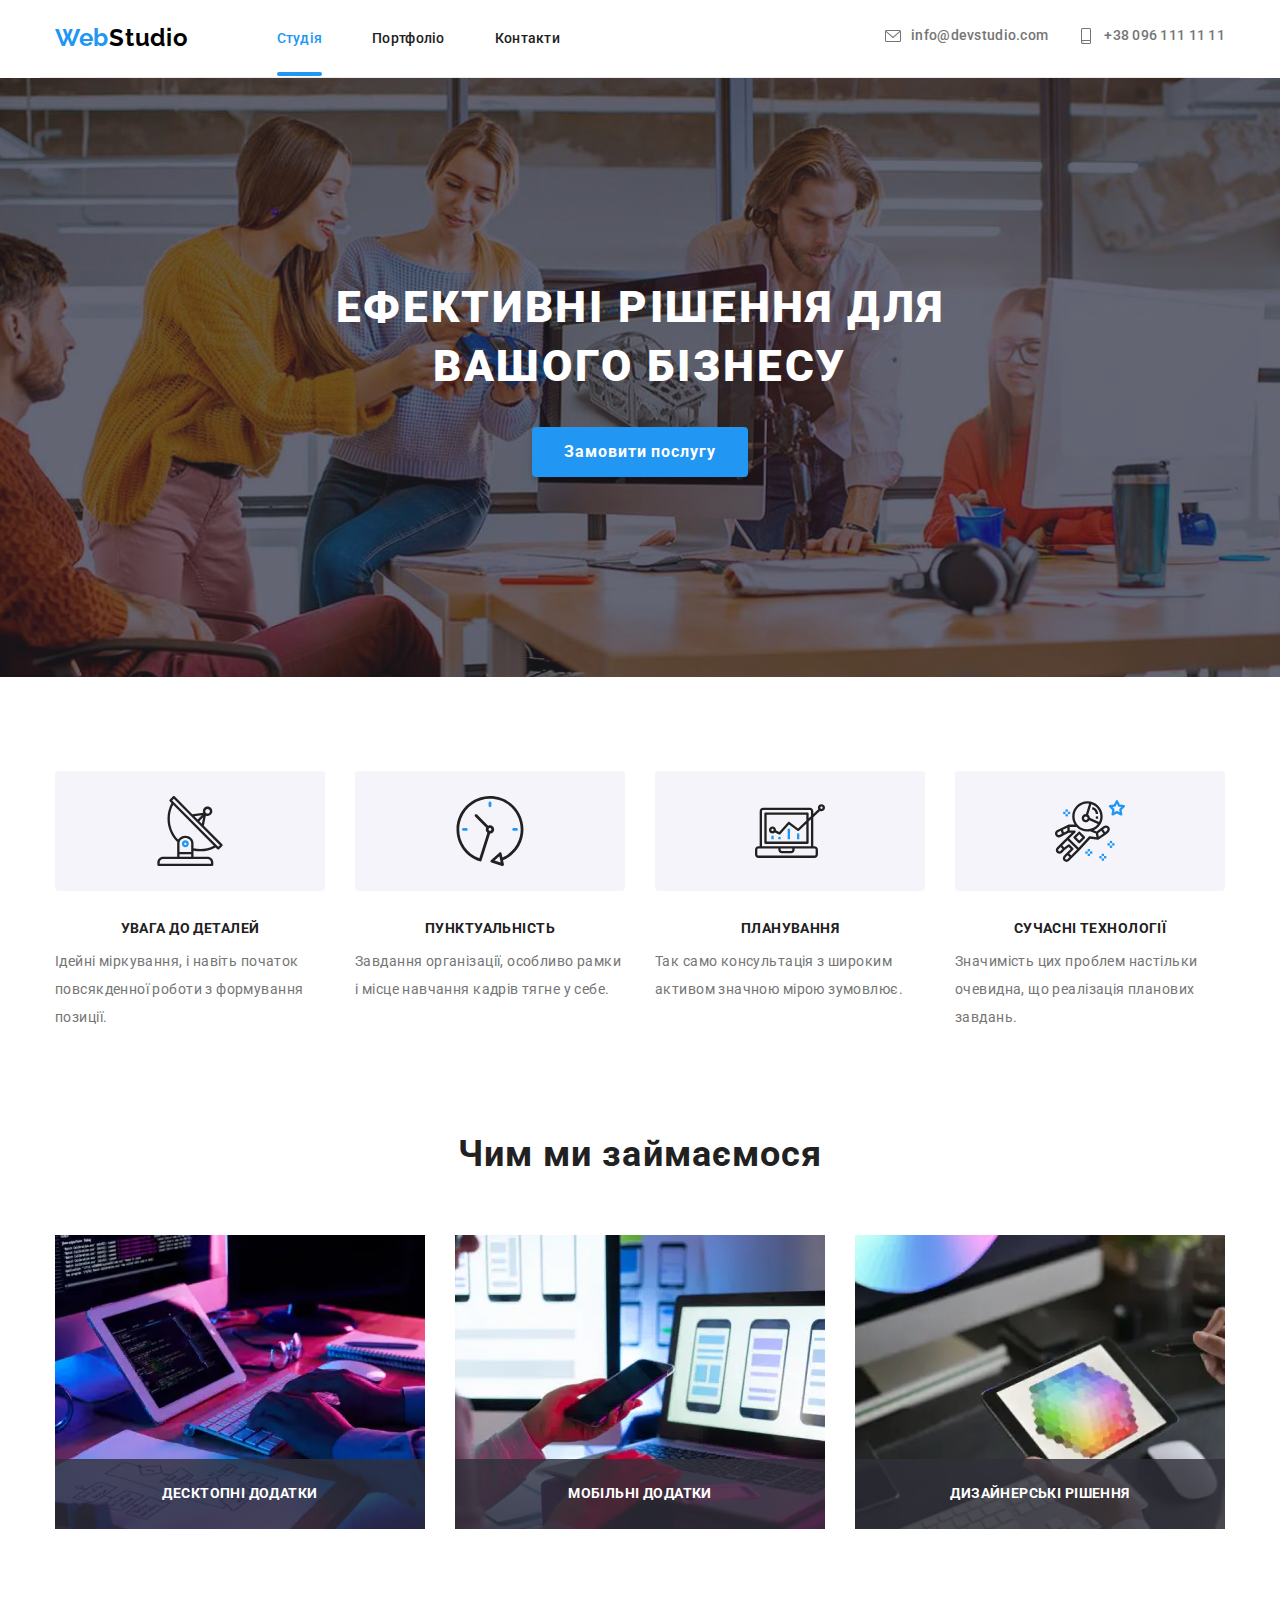
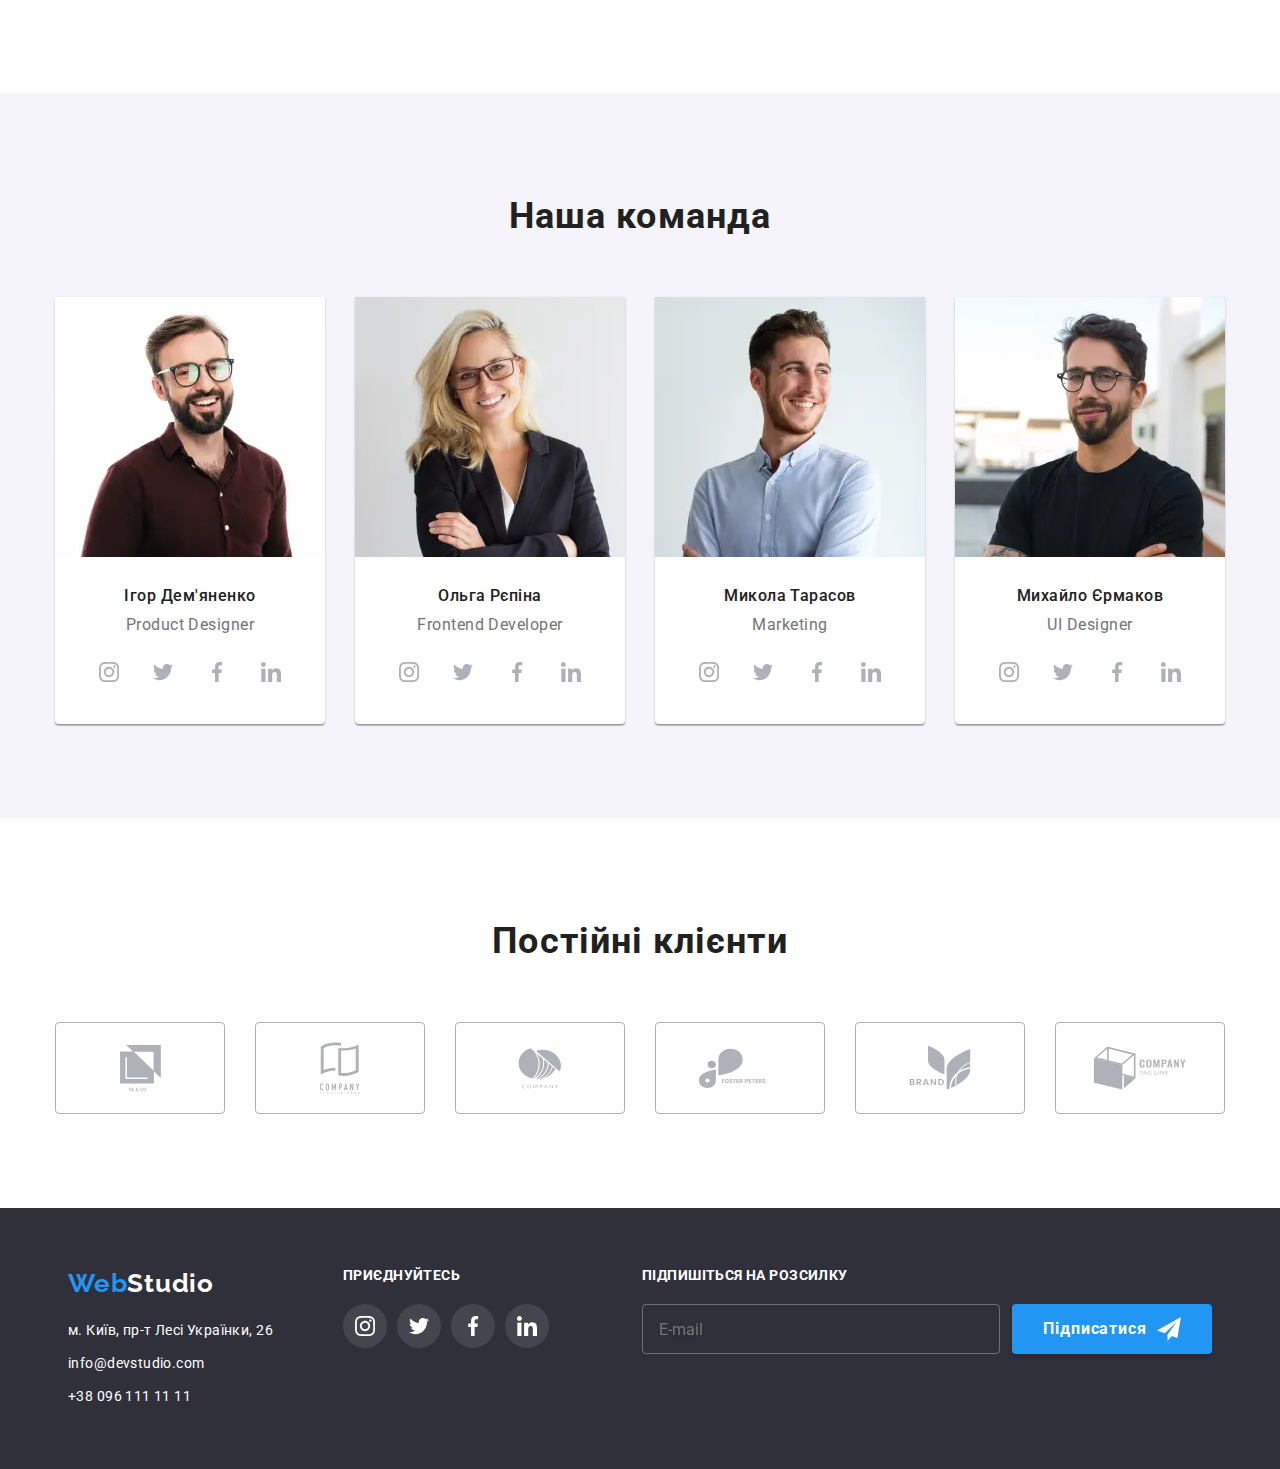
<file: index.html>
<!DOCTYPE html>
<html lang="en">

<head>
    <meta charset="UTF-8">
    <meta http-equiv="X-UA-Compatible" content="IE=edge">
    <meta name="viewport" content="width=device-width, initial-scale=1.0" />
    <title>Студія</title>
    <link rel="stylesheet" href="https://cdn.jsdelivr.net/npm/modern-normalize@1.1.0/modern-normalize.min.css">
    <link href="./css/main.min.css" rel="stylesheet">
    <link
        href="https://fonts.googleapis.com/css2?family=Raleway:wght@700&family=Roboto:wght@400;500;700;900&display=swap"
        rel="stylesheet">
</head>

<body>
    <header class="header">
        <div class="container header-container">

            <nav class="header__navigation">
                <a href="index.html" class="header__logo"><span class="logo-blue">Web</span>Studio</a>
                <ul class="header__nav-list">
                    <li><a class="header__nav-item active" href="index.html">Студія</a></li>
                    <li><a class="header__nav-item" href="portfolio.html">Портфоліо</a></li>
                    <li><a class="header__nav-item" href="">Контакти</a></li>
                </ul>
            </nav>
            <button type="button" class="mobile-menu-btn" data-menu-open>
                <svg class="mobile-menu-btn__icon" width="24" height="16">
                    <use href="./images/sprite.svg#icon-burger"></use>
                </svg>
            </button>
            <ul class="header__contacts">
                <li><a href="mailto:info@devstudio.com" class="header__contact-link">
                        <svg class="header__contact-icon" width="16" height="16">
                            <use href="./images/sprite.svg#icon-envelope"></use>
                        </svg>
                        info@devstudio.com</a></li>
                <li><a href="tel:+380961111111" class="header__contact-link">
                        <svg class="header__contact-icon" width="16" height="16">
                            <use href="./images/sprite.svg#icon-smartphone"></use>
                        </svg>
                        +38 096 111 11 11</a></li>
            </ul>
        </div>
        <div class="mobile-menu container" data-menu>
            <div class="mobile-menu__container">
                <button type="button" class="mobile-menu__close-btn" data-menu-close>
                    <svg class="mobile-menu__close-icon" width="40" height="40">
                        <use href="./images/sprite.svg#icon-modal-close-icon"></use>
                    </svg>
                </button>
                <nav class="main-nav-mobile">
                    <ul class="nav-list-mobile">
                        <li class="nav-list-mobile__item">
                            <a href="" class="nav-list-mobile__item-link nav-list-mobile__item-link_current">Студія</a>
                        </li>
                        <li class="nav-list-mobile__item">
                            <a href="./portfolio.html" class="nav-list-mobile__item-link">Портфоліо</a>
                        </li>
                        <li class="nav-list-mobile__item">
                            <a href="" class="nav-list-mobile__item-link">Контакти</a>
                        </li>
                    </ul>
                </nav>
                <ul class="contacts-list-mobile">
                    <li class="contacts-list-mobile__item">
                        <a href="tel:+380961111111" class="contacts-list-mobile__item-link">
                            +38 096 111 11 11
                        </a>
                    </li>
                    <li class="contacts-list-mobile__item">
                        <a href="mailto:info@devstudio.com"
                            class="contacts-list-mobile__item-link contacts-list-mobile__item-link_big">
                            info@devstudio.com
                        </a>
                    </li>
                </ul>
                <ul class="mobail-social">
                    <li class="mobail-social__item">
                        <a href="" class="mobail-social__item-link">
                            Instagram
                        </a>
                    </li>
                    <li class="mobail-social__item">
                        <a href="" class="mobail-social__item-link">
                            Twitter
                        </a>
                    </li>
                    <li class="mobail-social__item">
                        <a href="" class="mobail-social__item-link">
                            Facebook
                        </a>
                    </li>
                    <li class="mobail-social__item">
                        <a href="" class="mobail-social__item-link">
                            LinkedIn
                        </a>
                    </li>
                </ul>
            </div>
        </div>
    </header>

    <main>
        <section class="hero">
            <div class="container hero-container">
                <h1 class="hero__title">Ефективні рішення для вашого бізнесу</h1>
                <button type="button" class="hero__order-button" data-modal-open>Замовити послугу</button>
            </div>
        </section>
        <section>
            <div class="container advantages-container">
                <h2 class="visually-hidden">Наші переваги</h2>
                <ul class="advantages">
                    <li class="advantages__item">
                        <div class="advantages__item-icon"><svg width="70" height="70">
                                <use href="./images/sprite.svg#icon-antenna"></use>
                            </svg></div>
                        <h3 class="advantages__item-title">УВАГА ДО ДЕТАЛЕЙ</h3>
                        <p class="advantages__item-details">Ідейні міркування, i навіть початок повсякденної роботи з
                            формування позиції.</p>
                    </li>
                    <li class="advantages__item">
                        <div class="advantages__item-icon"><svg width="70" height="70">
                                <use href="./images/sprite.svg#icon-clock"></use>
                            </svg></div>
                        <h3 class="advantages__item-title">ПУНКТУАЛЬНІСТЬ</h3>
                        <p class="advantages__item-details">Завдання організації, особливо рамки i місце навчання кадрів
                            тягне у себе.</p>
                    </li>
                    <li class="advantages__item">
                        <div class="advantages__item-icon"><svg width="70" height="70">
                                <use href="./images/sprite.svg#icon-diagram"></use>
                            </svg></div>
                        <h3 class="advantages__item-title">ПЛАНУВАННЯ</h3>
                        <p class="advantages__item-details">Так само консультація з широким активом значною мірою
                            зумовлює.</p>
                    </li>
                    <li class="advantages__item">
                        <div class="advantages__item-icon"><svg width="70" height="70">
                                <use href="./images/sprite.svg#icon-astronaut"></use>
                            </svg></div>
                        <h3 class="advantages__item-title">СУЧАСНІ ТЕХНОЛОГІЇ</h3>
                        <p class="advantages__item-details">Значимість цих проблем настільки очевидна, що реалізація
                            планових завдань.</p>
                    </li>
                </ul>
            </div>
        </section>
        <section class="galery-section">
            <div class="container galery-container">
                <h2 class="subtitle">Чим ми займаємося</h2>
                <ul class="galery">
                    <li class="galery__item">
                        <picture>
                            <source srcset="./images/galery/galery-1.webp 1x, ./images/galery/galery-1@2x.webp 2x"
                                media="(min-width: 1200px)" />
                            <source srcset="./images/galery/galery-1.jpg 1x, ./images/galery/galery-1@2x.jpg 2x"
                                media="(min-width: 1200px)" />
                            <img src="images/1.jpg" alt="person is typing in ront of tablet" width="370">
                        </picture>

                        <div class="galery__item-text">
                            <p>Десктопні додатки</p>
                        </div>
                    </li>
                    <li class="galery__item">
                        <picture>
                            <source srcset="./images/galery/galery-2.webp 1x, ./images/galery/galery-2@2x.webp 2x"
                                media="(min-width: 1200px)" />
                            <source srcset="./images/galery/galery-2.jpg 1x, ./images/galery/galery-2@2x.jpg 2x"
                                media="(min-width: 1200px)" />
                            <img src="images/2.jpg" alt="person is using phone" width="370">
                        </picture>
                        <div class="galery__item-text">
                            <p>Мобільні додатки</p>
                        </div>
                    </li>
                    <li class="galery__item">
                        <picture>
                            <source srcset="./images/galery/galery-3.webp 1x, ./images/galery/galery-3@2x.webp 2x"
                                media="(min-width: 1200px)" />
                            <source srcset="./images/galery/galery-3.jpg 1x, ./images/galery/galery-3@2x.jpg 2x"
                                media="(min-width: 1200px)" />
                            <img src="images/3.jpg" alt="person is using tablet" width="370">
                        </picture>
                        <div class="galery__item-text">
                            <p>Дизайнерські рішення</p>
                        </div>
                    </li>
                </ul>
            </div>
        </section>
        <section class="team">
            <div class="container team-container">
                <h2 class="subtitle">Наша команда</h2>
                                            <ul class="team__list">
                                                <li>
                                                    <div class="team__item-frame">
                                                        <picture>
                                                            <source srcset="./images/team/ihor.webp 1x, ./images/team/ihor@2x.webp 2x"
                                                                media="(min-width: 1200px)" />
                                                            <source srcset="./images/team/ihor.jpg 1x, ./images/team/ihor@2x.jpg 2x" media="(min-width: 1200px)" />

                                                            <source srcset="./images/team/t-ihor.webp 1x, ./images/team/t-ihor@2x.webp 2x" media="(min-width: 768px)" />
                                                            <source srcset="./images/team/t-ihor.jpg 1x, ./images/team/t-ihor@2x.jpg 2x" media="(min-width: 768px)" />

                                                            <source srcset="./images/team/m-ihor.webp 1x, ./images/team/m-ihor@2x.webp 2x" media="(max-width: 768px)" />
                                                            <source srcset="./images/team/m-ihor.jpg 1x, ./images/team/m-ihor@2x.jpg 2x" media="(max-width: 768px)" />

                                                            <img src="images/ihor.jpg" alt="photo of Igor">
                                                        </picture>
                                                        <div class="team__item-caption">
                                                            <h3 class="team__name">Ігор Дем'яненко</h3>
                                                            <p class="team__profession">Product Designer</p>
                                                            <ul class="team__social-links">
                                                                <li>
                                                                    <a href="">
                                                                        <div class="team__social-links-item">
                                                                            <svg width="20" height="20" class="team__social-links-icon">
                                                                                <use href="./images/sprite.svg#icon-instagram"></use>
                                                                            </svg>
                                                                        </div>
                                                                    </a>
                                                                </li>
                                                                <li>
                                                                    <a href="">
                                                                        <div class="team__social-links-item">
                                                                            <svg width="20" height="20" class="team__social-links-icon">
                                                                                <use href="./images/sprite.svg#icon-twitter"></use>
                                                                            </svg>
                                                                        </div>
                                                                    </a>
                                                                </li>
                                                                <li>
                                                                    <a href="">
                                                                        <div class="team__social-links-item">
                                                                            <svg width="20" height="20" class="team__social-links-icon">
                                                                                <use href="./images/sprite.svg#icon-facebook"></use>
                                                                            </svg>
                                                                        </div>
                                                                    </a>
                                                                </li>
                                                                <li>
                                                                    <a href="">
                                                                        <div class="team__social-links-item">
                                                                            <svg width="20" height="20" class="team__social-links-icon">
                                                                                <use href="./images/sprite.svg#icon-linkedin"></use>
                                                                            </svg>
                                                                        </div>
                                                                    </a>
                                                                </li>
                                                            </ul>
                                                        </div>
                                                    </div>
                                                </li>
                            
                                                <li>
                                                    <div class="team__item-frame">
                                                        <picture>
                                                            <source srcset="./images/team/olga.webp 1x, ./images/team/olga@2x.webp 2x" media="(min-width: 1200px)" />
                                                            <source srcset="./images/team/olga.jpg 1x, ./images/team/olga@2x.jpg 2x" media="(min-width: 1200px)" />
                                                        
                                                            <source srcset="./images/team/t-olga.webp 1x, ./images/team/t-olga@2x.webp 2x" media="(min-width: 768px)" />
                                                            <source srcset="./images/team/t-olga.jpg 1x, ./images/team/t-olga@2x.jpg 2x" media="(min-width: 768px)" />
                                                        
                                                            <source srcset="./images/team/m-olga.webp 1x, ./images/team/m-olga@2x.webp 2x" media="(max-width: 768px)" />
                                                            <source srcset="./images/team/m-olga.jpg 1x, ./images/team/m-olga@2x.jpg 2x" media="(max-width: 768px)" />
                                                        
                                                            <img src="images/olga.jpg" alt="photo of Olga">
                                                        </picture>
                                                        
                                                        <div class="team__item-caption">
                                                            <h3 class="team__name">Ольга Рєпіна</h3>
                                                            <p class="team__profession">Frontend Developer</p>
                                                            <ul class="team__social-links">
                                                                <li>
                                                                    <a href="">
                                                                        <div class="team__social-links-item">
                                                                            <svg width="20" height="20" class="team__social-links-icon">
                                                                                <use href="./images/sprite.svg#icon-instagram"></use>
                                                                            </svg>
                                                                        </div>
                                                                    </a>
                                                                </li>
                                                                <li>
                                                                    <a href="">
                                                                        <div class="team__social-links-item">
                                                                            <svg width="20" height="20" class="team__social-links-icon">
                                                                                <use href="./images/sprite.svg#icon-twitter"></use>
                                                                            </svg>
                                                                        </div>
                                                                    </a>
                                                                </li>
                                                                <li>
                                                                    <a href="">
                                                                        <div class="team__social-links-item">
                                                                            <svg width="20" height="20" class="team__social-links-icon">
                                                                                <use href="./images/sprite.svg#icon-facebook"></use>
                                                                            </svg>
                                                                        </div>
                                                                    </a>
                                                                </li>
                                                                <li>
                                                                    <a href="">
                                                                        <div class="team__social-links-item">
                                                                            <svg width="20" height="20" class="team__social-links-icon">
                                                                                <use href="./images/sprite.svg#icon-linkedin"></use>
                                                                            </svg>
                                                                        </div>
                                                                    </a>
                                                                </li>
                                                            </ul>
                                                        </div>
                                                    </div>
                                                </li>
                                                <li>
                                                    <div class="team__item-frame">
                                                        <picture>
                                                            <source srcset="./images/team/mykola.webp 1x, ./images/team/mykola@2x.webp 2x" media="(min-width: 1200px)" />
                                                            <source srcset="./images/team/mykola.jpg 1x, ./images/team/mykola@2x.jpg 2x" media="(min-width: 1200px)" />
                                                        
                                                            <source srcset="./images/team/t-mykola.webp 1x, ./images/team/t-mykola@2x.webp 2x" media="(min-width: 768px)" />
                                                            <source srcset="./images/team/t-mykola.jpg 1x, ./images/team/t-mykola@2x.jpg 2x" media="(min-width: 768px)" />
                                                        
                                                            <source srcset="./images/team/m-mykola.webp 1x, ./images/team/m-mykola@2x.webp 2x" media="(max-width: 768px)" />
                                                            <source srcset="./images/team/m-mykola.jpg 1x, ./images/team/m-mykola@2x.jpg 2x" media="(max-width: 768px)" />
                                                        
                                                            <img src="images/mykola.jpg" alt="photo of Mykola">
                                                        </picture>
                                                        
                                                        <div class="team__item-caption">
                                                            <h3 class="team__name">Микола Тарасов</h3>
                                                            <p class="team__profession">Marketing</p>
                                                            <ul class="team__social-links">
                                                                <li>
                                                                    <a href="">
                                                                        <div class="team__social-links-item">
                                                                            <svg width="20" height="20" class="team__social-links-icon">
                                                                                <use href="./images/sprite.svg#icon-instagram"></use>
                                                                            </svg>
                                                                        </div>
                                                                    </a>
                                                                </li>
                                                                <li>
                                                                    <a href="">
                                                                        <div class="team__social-links-item">
                                                                            <svg width="20" height="20" class="team__social-links-icon">
                                                                                <use href="./images/sprite.svg#icon-twitter"></use>
                                                                            </svg>
                                                                        </div>
                                                                    </a>
                                                                </li>
                                                                <li>
                                                                    <a href="">
                                                                        <div class="team__social-links-item">
                                                                            <svg width="20" height="20" class="team__social-links-icon">
                                                                                <use href="./images/sprite.svg#icon-facebook"></use>
                                                                            </svg>
                                                                        </div>
                                                                    </a>
                                                                </li>
                                                                <li>
                                                                    <a href="">
                                                                        <div class="team__social-links-item">
                                                                            <svg width="20" height="20" class="team__social-links-icon">
                                                                                <use href="./images/sprite.svg#icon-linkedin"></use>
                                                                            </svg>
                                                                        </div>
                                                                    </a>
                                                                </li>
                                                            </ul>
                                                        </div>
                                                    </div>
                                                </li>
                                                <li>
                                                    <div class="team__item-frame">
                                                        <picture>
                                                            <source srcset="./images/team/myhailo.webp 1x, ./images/team/myhailo@2x.webp 2x" media="(min-width: 1200px)" />
                                                            <source srcset="./images/team/myhailo.jpg 1x, ./images/team/myhailo@2x.jpg 2x" media="(min-width: 1200px)" />
                                                        
                                                            <source srcset="./images/team/t-myhailo.webp 1x, ./images/team/t-myhailo@2x.webp 2x" media="(min-width: 768px)" />
                                                            <source srcset="./images/team/t-myhailo.jpg 1x, ./images/team/t-myhailo@2x.jpg 2x" media="(min-width: 768px)" />
                                                        
                                                            <source srcset="./images/team/m-myhailo.webp 1x, ./images/team/m-myhailo@2x.webp 2x" media="(max-width: 768px)" />
                                                            <source srcset="./images/team/m-myhailo.jpg 1x, ./images/team/m-myhailo@2x.jpg 2x" media="(max-width: 768px)" />
                                                        
                                                            <img src="images/myhailo.jpg" alt="photo of Myhailo">
                                                        </picture>
                                                        
                                                        <div class="team__item-caption">
                                                            <h3 class="team__name">Михайло Єрмаков</h3>
                                                            <p class="team__profession">UI Designer</p>
                                                            <ul class="team__social-links">
                                                                <li>
                                                                    <a href="">
                                                                        <div class="team__social-links-item">
                                                                            <svg width="20" height="20" class="team__social-links-icon">
                                                                                <use href="./images/sprite.svg#icon-instagram"></use>
                                                                            </svg>
                                                                        </div>
                                                                    </a>
                                                                </li>
                                                                <li>
                                                                    <a href="">
                                                                        <div class="team__social-links-item">
                                                                            <svg width="20" height="20" class="team__social-links-icon">
                                                                                <use href="./images/sprite.svg#icon-twitter"></use>
                                                                            </svg>
                                                                        </div>
                                                                    </a>
                                                                </li>
                                                                <li>
                                                                    <a href="">
                                                                        <div class="team__social-links-item">
                                                                            <svg width="20" height="20" class="team__social-links-icon">
                                                                                <use href="./images/sprite.svg#icon-facebook"></use>
                                                                            </svg>
                                                                        </div>
                                                                    </a>
                                                                </li>
                                                                <li>
                                                                    <a href="">
                                                                        <div class="team__social-links-item">
                                                                            <svg width="20" height="20" class="team__social-links-icon">
                                                                                <use href="./images/sprite.svg#icon-linkedin"></use>
                                                                            </svg>
                                                                        </div>
                                                                    </a>
                                                                </li>
                                                            </ul>
                                                        </div>
                                                    </div>
                                                </li>
                                            </ul>
                                        </div>
                            
                                    </section>
                                    <section>
                                        <div class="container clients-container">
                                            <h2 class="subtitle">Постійні клієнти</h2>
                                            <ul class="clients">
                                                <li>
                                                    <a href="">
                                                        <div class="clients__item">
                                                            <svg width="41" height="46.7" class="clients__item-icon">
                                                                <use href="./images/sprite.svg#client-1"></use>
                                                            </svg>
                                                        </div>
                                                    </a>
                                                </li>
                                                <li>
                                                    <a href="">
                                                        <div class="clients__item">
                                                            <svg width="40" height="52" class="clients__item-icon">
                                                                <use href="./images/sprite.svg#client-2"></use>
                                                            </svg>
                                                        </div>
                                                    </a>
                                                </li>
                                                <li>
                                                    <a href="">
                                                        <div class="clients__item">
                                                            <svg width="43.46" height="60" class="clients__item-icon">
                                                                <use href="./images/sprite.svg#client-3"></use>
                                                            </svg>
                                                        </div>
                                                    </a>
                                                </li>
                                                <li>
                                                    <a href="">
                                                        <div class="clients__item">
                                                            <svg width="84.44" height="40.62" class="clients__item-icon">
                                                                <use href="./images/sprite.svg#client-4"></use>
                                                            </svg>
                                                        </div>
                                                    </a>
                                                </li>
                                                <li>
                                                    <a href="">
                                                        <div class="clients__item">
                                                            <svg width="62.54" height="45.45" class="clients__item-icon">
                                                                <use href="./images/sprite.svg#client-5"></use>
                                                            </svg>
                                                        </div>
                                                    </a>
                                                </li>
                                                <li>
                                                    <a href="">
                                                        <div class="clients__item">
                                                            <svg width="93.79" height="43.93" class="clients__item-icon">
                                                                <use href="./images/sprite.svg#client-6"></use>
                                                            </svg>
                                                        </div>
                                                    </a>
                                                </li>
                                            </ul>
                                        </div>
                                    </section>
                                </main>
                            
                                <footer class="footer">
                                    <div class="container footer-container">
                                        <div>
                                            <a href="index.html" class="footer__logo"><span class="logo-blue">Web</span>Studio</a>
                                            <address>
                                                <ul class="footer__contacts-list">
                                                    <li><a class="footer__contacts-link" href="https://goo.gl/maps/ranLHv5eWYowAb9i6"
                                                            target="_blank" rel="noopener noreferrer">м. Київ, пр-т Лесі Українки, 26 </a></li>
                                                    <li><a class="footer__contacts-link" href="mailto:info@devstudio.com">info@devstudio.com</a>
                                                    </li>
                                                    <li><a class="footer__contacts-link" href="tel:+380961111111">+38 096 111 11 11</a></li>
                                                </ul>
                                            </address>
                                        </div>
                                        <div class="footer__social-links">
                                            <p class="footer__headline">приєднуйтесь</p>
                                            <ul class="footer__social-links-list">
                                                <li>
                                                    <a href="">
                                                        <div class="footer__social-links-list-item">
                                                            <svg width="20" height="20" class="footer__social-links-list-icon">
                                                                <use href="./images/sprite.svg#icon-instagram"></use>
                                                            </svg>
                                                        </div>
                                                    </a>
                                                </li>
                                                <li>
                                                    <a href="">
                                                        <div class="footer__social-links-list-item">
                                                            <svg width="20" height="20" class="footer__social-links-list-icon">
                                                                <use href="./images/sprite.svg#icon-twitter"></use>
                                                            </svg>
                                                        </div>
                                                    </a>
                                                </li>
                                                <li>
                                                    <a href="">
                                                        <div class="footer__social-links-list-item">
                                                            <svg width="20" height="20" class="footer__social-links-list-icon">
                                                                <use href="./images/sprite.svg#icon-facebook"></use>
                                                            </svg>
                                                        </div>
                                                    </a>
                                                </li>
                                                <li>
                                                    <a href="">
                                                        <div class="footer__social-links-list-item">
                                                            <svg width="20" height="20" class="footer__social-links-list-icon">
                                                                <use href="./images/sprite.svg#icon-linkedin"></use>
                                                            </svg>
                                                        </div>
                                                    </a>
                                                </li>
                                            </ul>
                                        </div>
                                        <div class="footer__subscribe-box">
                                            <p class="footer__headline">Підпишіться на розсилку</p>
                                            <form class="footer__subscribe-form">
                                                <label>
                                                    <input type="text" name="subscribe-email" placeholder="E-mail"
                                                        class="footer__subscribe-input" />
                                                </label>
                                                <button type="submit" class="footer__submit-btn">Підписатися
                                                    <svg width="24" height="24" class="footer__send-icon">
                                                        <use href="./images/sprite.svg#icon-send"></use>
                                                    </svg>
                                                </button>
                                            </form>
                                        </div>
                                    </div>
                            
                                </footer>
                                <div class="backdrop is-hidden" data-modal>
                                    <div class="modal">
                                        <button type="button" class="modal-close-button" data-modal-close>
                                            <svg width="11" height="11" class="modal-close-icon">
                                                <use href="./images/sprite.svg#icon-modal-close"></use>
                                            </svg>
                                        </button>
                                        <p class="modal-form-caption">Залиште свої дані, ми вам передзвонимо</p>
                                        <form class="modal-form">
                                            <label>
                                                <span class="modal-form-field-name">Ім'я</span>
                                                <span class="modal-form-field">
                                                    <input name="user_name" type="text" class="modal-form-input" required
                                                        pattern="[a-zA-Zа-яА-ЯіІїЇ]+" />
                            
                                                    <svg class="modal-form-field-icon" width="18" height="18">
                                                        <use href="./images/sprite.svg#icon-modal-person"></use>
                                                    </svg>
                            
                                                </span>
                                            </label>
                                            <label>
                                                <span class="modal-form-field-name">Телефон</span>
                                                <span class="modal-form-field">
                                                    <input name="user_phone_number" type="tel" class="modal-form-input" required />
                                                    <svg class="modal-form-field-icon" width="18" height="18">
                                                        <use href="./images/sprite.svg#icon-modal-phone"></use>
                                                </span>
                                            </label>
                                            <label>
                                                <span class="modal-form-field-name">Пошта</span>
                                                <span class="modal-form-field">
                                                    <input name="user_email" type="email" class="modal-form-input" required />
                                                    <svg class="modal-form-field-icon" width="18" height="18">
                                                        <use href="./images/sprite.svg#icon-modal-email"></use>
                                                </span>
                                            </label>
                                            <label>
                                                <span class="modal-form-field-name">Коментар</span>
                                                <span class="">
                                                    <textarea name="user_message" class="modal-form-message"
                                                        placeholder="Введіть текст"></textarea></span>
                                            </label>
                                            <label class="modal-form-check-wrapper">
                                                <input name="user_policy" type="checkbox" class="modal-form-check visually-hidden" />
                                                <svg class="modal-form-own-check" width="16" height="15">
                                                    <use class="modal-form-own-check-icon" href="./images/sprite.svg#icon-own-check"></use>
                                                </svg>
                                                <span class="modal-agreement">Погоджуюся з розсилкою та приймаю &nbsp;<a class="contract-terms"
                                                        href="">Умови договору</a></span>
                                            </label>
                                            <button type="submit" class="modal-form-btn">Відправити</button>
                                        </form>
                            
                                    </div>
                                </div>
                                <script src="./js/modal.js"></script>
                                <script src="./js/mobile-menu.js"></script>
                            </body>
                            
                            </html>
</file>
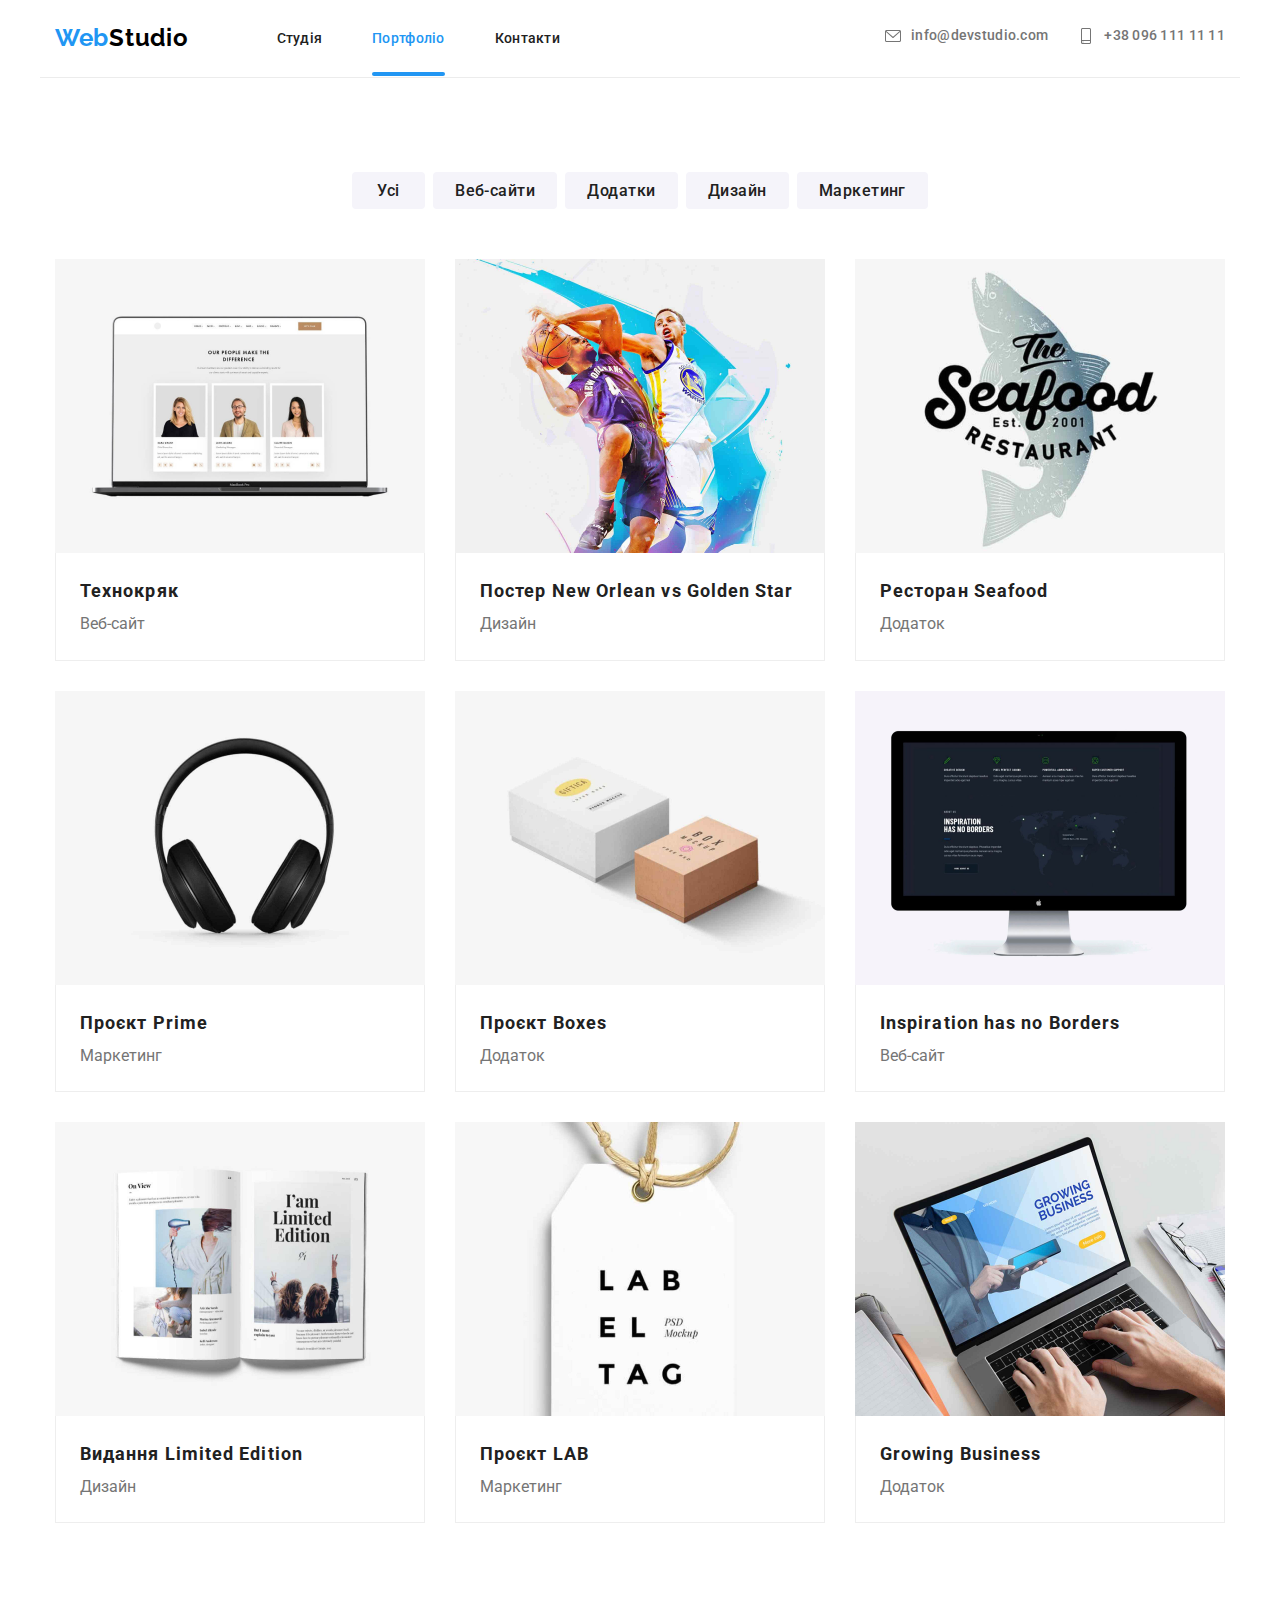
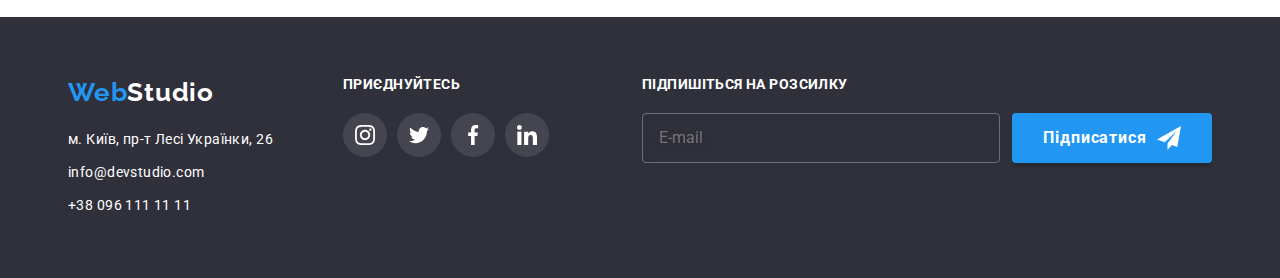
<file: portfolio.html>
<!DOCTYPE html>
<html lang="en">
<head>
    <meta charset="UTF-8">
    <meta http-equiv="X-UA-Compatible" content="IE=edge">
    <meta name="viewport" content="width=device-width, initial-scale=1.0">
    <title>Портфоліо</title>
    <link rel="stylesheet" href="https://cdn.jsdelivr.net/npm/modern-normalize@1.1.0/modern-normalize.min.css">
    <link href="./css/main.min.css" rel="stylesheet">
    <link href="https://fonts.googleapis.com/css2?family=Raleway:wght@700&family=Roboto:wght@400;500;700;900&display=swap" rel="stylesheet">
    
</head>
<body>
    <header class="header">
        <div class="container header-container">
    
            <nav class="header__navigation">
                <a href="index.html" class="header__logo"><span class="logo-blue">Web</span>Studio</a>
                <ul class="header__nav-list">
                    <li><a class="header__nav-item" href="index.html">Студія</a></li>
                    <li><a class="header__nav-item active" href="portfolio.html">Портфоліо</a></li>
                    <li><a class="header__nav-item" href="">Контакти</a></li>
                </ul>
            </nav>
            <ul class="header__contacts">
                <li><a href="mailto:info@devstudio.com" class="header__contact-link">
                        <svg class="header__contact-icon" width="16" height="16">
                            <use href="./images/sprite.svg#icon-envelope"></use>
                        </svg>
                        info@devstudio.com</a></li>
                <li><a href="tel:+380961111111" class="header__contact-link">
                        <svg class="header__contact-icon" width="16" height="16">
                            <use href="./images/sprite.svg#icon-smartphone"></use>
                        </svg>
                        +38 096 111 11 11</a></li>
            </ul>
        </div>
    </header>

    <main>
        <section>
            <div class="container examples-container">
            <h1 class="visually-hidden">Приклади робіт</h1>
            <ul class="filter-buttons">
                <li><button type="button" class="filter-buttons__item">Усі</button></li>
                <li><button type="button" class="filter-buttons__item">Веб-сайти</button></li>
                <li><button type="button" class="filter-buttons__item">Додатки</button></li>
                <li><button type="button" class="filter-buttons__item">Дизайн</button></li>
                <li><button type="button" class="filter-buttons__item">Маркетинг</button></li>
               
            </ul>
        
            <ul class="examples">
            <li class="examples__item">
                <div class="examples__picture-box">
                    <img src="images/portfolio1.jpg" alt="laptop" width="370">
                    <p class="examples__tex-over-img">Ресурс пропонує комплексні пропозиції з різним рівнем функціоналу та сервісів. Все це
                    дозволить відвідувачу отримати
                    вичерпні відомості про компанію чи приватну особу.</p>
                </div>
                <div class="examples__caption-box">
                    <h2 class="examples__caption">Технокряк</h2>
                    <p class="examples__details">Веб-сайт</p>
                </div>
            </li>
            <li class="examples__item">
                <div class="examples__picture-box">
                    <img src="images/portfolio2.jpg" alt="basketball players" width="370">
                    <p class="examples__tex-over-img">Ресурс пропонує комплексні пропозиції з різним рівнем функціоналу та сервісів. Все це
                    дозволить відвідувачу отримати
                    вичерпні відомості про компанію чи приватну особу.</p>
                </div>
                <div class="examples__caption-box">
                    <h2 class="examples__caption">Постер New Orlean vs Golden Star</h2>
                    <p class="examples__details">Дизайн</p>
                </div>
            </li>
            <li class="examples__item">
                <div class="examples__picture-box">
                    <img src="images/portfolio3.jpg" alt="seafood restaurant logo" width="370">
                    <p class="examples__tex-over-img">Ресурс пропонує комплексні пропозиції з різним рівнем функціоналу та сервісів. Все це
                    дозволить відвідувачу отримати
                    вичерпні відомості про компанію чи приватну особу.</p>
                </div>
                <div class="examples__caption-box">
                    <h2 class="examples__caption">Ресторан Seafood</h2>
                    <p class="examples__details">Додаток</p>
                </div>
            </li>
            <li class="examples__item">
                <div class="examples__picture-box">
                    <img src="images/portfolio4.jpg" alt="headphones" width="370">
                    <p class="examples__tex-over-img">Ресурс пропонує комплексні пропозиції з різним рівнем функціоналу та сервісів. Все це
                    дозволить відвідувачу отримати
                    вичерпні відомості про компанію чи приватну особу.</p>
                </div>
                <div class="examples__caption-box">
                    <h2 class="examples__caption">Проєкт Prime</h2>
                    <p class="examples__details">Маркетинг</p>
                </div>
            </li>
            <li class="examples__item">
                <div class="examples__picture-box">
                <img src="images/portfolio5.jpg" alt="two boxes" width="370">
                <p class="examples__tex-over-img">Ресурс пропонує комплексні пропозиції з різним рівнем функціоналу та сервісів. Все це
                    дозволить відвідувачу отримати
                    вичерпні відомості про компанію чи приватну особу.</p>
                </div>
                <div class="examples__caption-box">
                    <h2 class="examples__caption">Проєкт Boxes</h2>
                    <p class="examples__details">Додаток</p>
                </div>
            </li>
            <li class="examples__item">
                <div class="examples__picture-box">
                    <img src="images/portfolio6.jpg" alt="monitor" width="370">
                    <p class="examples__tex-over-img">Ресурс пропонує комплексні пропозиції з різним рівнем функціоналу та сервісів. Все це
                    дозволить відвідувачу отримати
                    вичерпні відомості про компанію чи приватну особу.</p>
                </div>
                <div class="examples__caption-box">
                    <h2 class="examples__caption">Inspiration has no Borders</h2>
                    <p class="examples__details">Веб-сайт</p>
                </div>
            </li>
            <li class="examples__item">
                <div class="examples__picture-box">
                    <img src="images/portfolio7.jpg" alt="journal" width="370">
                    <p class="examples__tex-over-img">Ресурс пропонує комплексні пропозиції з різним рівнем функціоналу та сервісів. Все це
                    дозволить відвідувачу отримати
                    вичерпні відомості про компанію чи приватну особу.</p>
                </div>
                <div class="examples__caption-box">
                    <h2 class="examples__caption">Видання Limited Edition</h2>
                    <p class="examples__details">Дизайн</p>
                </div>
            </li>
            <li class="examples__item">
                <div class="examples__picture-box">
                    <img src="images/portfolio8.jpg" alt="label tag" width="370">
                    <p class="examples__tex-over-img">Ресурс пропонує комплексні пропозиції з різним рівнем функціоналу та сервісів. Все це
                    дозволить відвідувачу отримати
                    вичерпні відомості про компанію чи приватну особу.</p>
                </div>
                <div class="examples__caption-box">
                    <h2 class="examples__caption">Проєкт LAB</h2>
                    <p class="examples__details">Маркетинг</p>
                </div>
            </li>
            <li class="examples__item">
                <div class="examples__picture-box">
                    <img src="images/portfolio9.jpg" alt="laptop with growing business on it" width="370">
                    <p class="examples__tex-over-img">Ресурс пропонує комплексні пропозиції з різним рівнем функціоналу та сервісів. Все це
                    дозволить відвідувачу отримати
                    вичерпні відомості про компанію чи приватну особу.</p>
                </div>
                <div class="examples__caption-box">
                    <h2 class="examples__caption">Growing Business</h2>
                    <p class="examples__details">Додаток</p>
                </div>
            </li>
            </ul>   
            </div>
        </section>
    </main>

    <footer class="footer">
        <div class="container footer-container">
            <div>
                <a href="index.html" class="footer__logo"><span class="logo-blue">Web</span>Studio</a>
                <address>
                    <ul class="footer__contacts-list">
                        <li><a class="footer__contacts-link" href="https://goo.gl/maps/ranLHv5eWYowAb9i6" target="_blank"
                                rel="noopener noreferrer">м. Київ, пр-т Лесі Українки, 26 </a></li>
                        <li><a class="footer__contacts-link" href="mailto:info@devstudio.com">info@devstudio.com</a></li>
                        <li><a class="footer__contacts-link" href="tel:+380961111111">+38 096 111 11 11</a></li>
                    </ul>
                </address>
            </div>
            <div class="footer__social-links">
                <p class="footer__headline">приєднуйтесь</p>
                <ul class="footer__social-links-list">
                    <li>
                        <a href="">
                            <div class="footer__social-links-list-item">
                                <svg width="20" height="20" class="footer__social-links-list-icon">
                                    <use href="./images/sprite.svg#icon-instagram"></use>
                                </svg>
                            </div>
                        </a>
                    </li>
                    <li>
                        <a href="">
                            <div class="footer__social-links-list-item">
                                <svg width="20" height="20" class="footer__social-links-list-icon">
                                    <use href="./images/sprite.svg#icon-twitter"></use>
                                </svg>
                            </div>
                        </a>
                    </li>
                    <li>
                        <a href="">
                            <div class="footer__social-links-list-item">
                                <svg width="20" height="20" class="footer__social-links-list-icon">
                                    <use href="./images/sprite.svg#icon-facebook"></use>
                                </svg>
                            </div>
                        </a>
                    </li>
                    <li>
                        <a href="">
                            <div class="footer__social-links-list-item">
                                <svg width="20" height="20" class="footer__social-links-list-icon">
                                    <use href="./images/sprite.svg#icon-linkedin"></use>
                                </svg>
                            </div>
                        </a>
                    </li>
                </ul>
            </div>
            <div class="footer__subscribe-box">
                <p class="footer__headline">Підпишіться на розсилку</p>
                <form class="footer__subscribe-form">
                    <label>
                        <input type="text" name="subscribe-email" placeholder="E-mail" class="footer__subscribe-input" />
                    </label>
                    <button type="submit" class="footer__submit-btn">Підписатися
                        <svg width="24" height="24" class="footer__send-icon">
                            <use href="./images/sprite.svg#icon-send"></use>
                        </svg>
                    </button>
                </form>
            </div>
        </div>
    
    </footer>
</body>
</html>
</file>
<file: css/main.min.css>
:root{--brand-color: #2196F3;--main-text-color: #212121;--dark-bg: #2F303A;--white-color: #FFFFFF;--grey-text-color: #757575;--dur-and-func: 250ms cubic-bezier(0.4, 0, 0.2, 1)}.visually-hidden{position:absolute;width:1px;height:1px;margin:-1px;border:0;padding:0;white-space:nowrap;clip-path:inset(100%);clip:rect(0 0 0 0);overflow:hidden}.modal-form-check-wrapper,.modal-close-button,.footer__submit-btn,.footer__social-links-list-item,.clients__item,.team__social-links-item,.galery__item-text,.advantages__item-icon{display:flex;justify-content:center;align-items:center}h1,h2,h3,h4,h5,h6,p{margin-top:0;margin-bottom:0}ul,ol{list-style:none;margin-top:0;margin-bottom:0;padding-left:0}img{display:block}body{font-family:Roboto,Raleway,sans-serif;background-color:var(--white-color);color:var(--main-text-color)}.container{width:100%;padding-left:15px;padding-right:15px}@media screen and (min-width: 480px){.container{width:480px;margin-left:auto;margin-right:auto}}@media screen and (min-width: 768px){.container{width:768px}}@media screen and (min-width: 1200px){.container{width:1200px}}.logo-blue{color:var(--brand-color)}.mobile-menu__close-icon{fill:#000}.header{background:#fff}.header-container{display:flex;align-items:center;justify-content:space-between;border-bottom:1px solid #ececec}.header__logo{font-family:Raleway;font-size:24px;font-weight:700;line-height:1.19;text-decoration:none;color:#000;letter-spacing:.03em}.header__navigation{display:flex;align-items:center;column-gap:88px}.header__nav-item{position:relative;text-decoration:none;color:inherit;text-decoration:none;font-size:14px;font-weight:500;line-height:1.14;letter-spacing:.02em;transition:color var(--dur-and-func)}.header__nav-item:active,.header__nav-item:hover,.header__nav-item:focus{color:var(--brand-color)}.header__contacts{display:flex;flex-direction:column;row-gap:10px}.header__nav-list{display:flex;column-gap:50px}.header__contact-link{display:inline-flex;align-items:center;column-gap:10px;color:var(--grey-text-color);text-decoration:none;font-size:14px;font-weight:500;line-height:1.14;letter-spacing:.02em;transition:color var(--dur-and-func)}.header__contact-link:hover,.header__contact-link:focus{color:var(--brand-color)}.header__contact-link:hover svg{fill:var(--brand-color)}.header__contact-icon{fill:#757575;transition:fill var(--dur-and-func)}@media screen and (max-width: 767px){.header__nav-list{display:none}.header__contacts{display:none}.header-container{padding-bottom:16px;padding-top:16px}}@media screen and (min-width: 768px){.header-container{padding-bottom:21px;padding-top:21px}.mobile-menu-btn{display:none}.header__contact-link{font-size:12px;line-height:1.16}.header__contact-icon{width:14px;height:14px}}@media screen and (min-width: 1200px){.header-container{padding-bottom:24px;padding-top:24px}.header__contacts{flex-direction:row;column-gap:30px}.header__contact-link{font-size:14px;line-height:1.14;column-gap:0}.header__contact-icon{margin-right:10px;width:16px;height:16px}}.hero{background-repeat:no-repeat;background-position:center;background-size:cover;margin-left:auto;margin-right:auto;text-align:center;padding:200px 0px}.hero-container{display:flex;flex-direction:column;align-items:center;justify-content:center}.hero__title{font-size:26px;font-weight:900;line-height:1.61;text-align:center;letter-spacing:.06em;text-transform:uppercase;color:var(--white-color);margin-bottom:30px}.hero__order-button{width:200px;height:50px;background:var(--brand-color);box-shadow:0px 4px 4px rgba(0,0,0,.15);border-radius:4px;font-size:16px;font-weight:700;line-height:1.87;font-family:inherit;font-style:normal;text-align:center;letter-spacing:.06em;border:none;color:var(--white-color);transition:background-color var(--dur-and-func)}.hero__order-button:active,.hero__order-button:hover,.hero__order-button:focus{background-color:#188ce8;cursor:pointer}@media screen and (max-width: 767px){.hero{background-image:linear-gradient(to right, rgba(47, 48, 58, 0.4), rgba(47, 48, 58, 0.4)),url(../images/hero/m-hero.jpg);padding:118px 0px;max-width:480px}}@media screen and (max-width: 767px)and (min-device-pixel-ratio: 2),screen and (max-width: 767px)and (-webkit-min-device-pixel-ratio: 2),screen and (max-width: 767px)and (min-resolution: 192dpi),screen and (max-width: 767px)and (min-resolution: 2dppx){.hero{background-image:linear-gradient(to right, rgba(47, 48, 58, 0.4), rgba(47, 48, 58, 0.4)),url(../images/hero/m-hero@2x.jpg)}}@media screen and (max-width: 767px){.hero__title{width:360px;font-size:26px;line-height:1.61}}@media screen and (min-width: 768px){.hero{background-image:linear-gradient(to right, rgba(47, 48, 58, 0.4), rgba(47, 48, 58, 0.4)),url(../images/hero/t-hero.jpg);max-width:768px;padding:118px 0}}@media screen and (min-width: 768px)and (min-device-pixel-ratio: 2),screen and (min-width: 768px)and (-webkit-min-device-pixel-ratio: 2),screen and (min-width: 768px)and (min-resolution: 192dpi),screen and (min-width: 768px)and (min-resolution: 2dppx){.hero{background-image:linear-gradient(to right, rgba(47, 48, 58, 0.4), rgba(47, 48, 58, 0.4)),url(../images/hero/t-hero@2x.jpg)}}@media screen and (min-width: 768px){.hero__title{width:360px;font-size:26px;line-height:1.61}}@media screen and (min-width: 1200px){.hero{background-image:linear-gradient(to right, rgba(47, 48, 58, 0.4), rgba(47, 48, 58, 0.4)),url(../images/hero/hero.jpg)}}@media screen and (min-width: 1200px)and (min-device-pixel-ratio: 2),screen and (min-width: 1200px)and (-webkit-min-device-pixel-ratio: 2),screen and (min-width: 1200px)and (min-resolution: 192dpi),screen and (min-width: 1200px)and (min-resolution: 2dppx){.hero{background-image:linear-gradient(to right, rgba(47, 48, 58, 0.4), rgba(47, 48, 58, 0.4)),url(../images/hero/hero@2x.jpg)}}@media screen and (min-width: 1200px){.hero{max-width:1600px;padding:200px 0}}@media screen and (min-width: 1200px){.hero__title{width:696px;font-size:44px;line-height:1.36}}@media screen and (min-width: 1200px){.hero-container{width:696px}}@media screen and (min-width: 1200px){.hero__order-button{width:216px;height:50px}}.advantages{display:flex;row-gap:30px;flex-wrap:wrap}.advantages-container{padding-top:60px;padding-bottom:60px}.advantages__item-icon{background-color:#f5f4fa;border-radius:4px;width:100%;height:120px}.advantages__item-title{font-size:14px;font-weight:700;line-height:1.14;letter-spacing:.03em;text-transform:uppercase;margin-top:30px;margin-bottom:10px}.advantages__item-details{font-size:14px;font-weight:400;line-height:2;letter-spacing:.03em;color:var(--grey-text-color)}@media screen and (min-width: 320px){.advantages__item-icon{text-align:center}.advantages__item-title{text-align:center}}@media screen and (min-width: 768px){.advantages{display:flex;flex-wrap:wrap;column-gap:30px}.advantages__item{width:calc((100% - 30px)/2)}}@media screen and (min-width: 1200px){.advantages__item{width:calc((100% - 90px)/4)}.advantages-container{padding-top:94px;padding-bottom:47px}}.galery{display:flex;column-gap:30px;margin-top:50px}.galery-container{padding-top:47px;padding-bottom:94px}.galery__item{position:relative}.galery__item-text{height:70px;position:relative;top:0;transform:translate(0, -100%);background:rgba(47,48,58,.8);font-size:14px;font-weight:700;line-height:1.14;letter-spacing:.03em;text-transform:uppercase;color:#fff}@media screen and (max-width: 1199px){.galery-section{display:none}}.team{background-color:#f5f4fa}.team-container{padding-top:94px;padding-bottom:94px}.team__list{padding-top:50px;display:flex;column-gap:30px}.team__item-frame{background:#fff;box-shadow:0px 1px 3px rgba(0,0,0,.12),0px 1px 1px rgba(0,0,0,.14),0px 2px 1px rgba(0,0,0,.2);border-radius:0px 0px 4px 4px}.team__item-caption{display:flex;flex-direction:column;padding-top:30px;padding-bottom:30px}.team__name{font-size:16px;font-weight:500;line-height:1.18;text-align:center;letter-spacing:.03em}.team__profession{font-size:16px;font-weight:400;line-height:1.18;text-align:center;letter-spacing:.03em;color:var(--grey-text-color);margin-top:10px}.team__social-links{display:flex;justify-content:center;column-gap:10px;margin-top:16px}.team__social-links-item{width:44px;height:44px;border-radius:50%;transition:background-color var(--dur-and-func)}.team__social-links-item:hover,.team__social-links-item:focus{background-color:var(--brand-color)}.team__social-links-icon{fill:#afb1b8;transition:fill var(--dur-and-func)}.team__social-links-item:hover .team__social-links-icon,.team__social-links-item:focus .team__social-links-icon{fill:var(--white-color)}@media screen and (min-width: 320px){.team-container{padding-top:60px;padding-bottom:60px}}@media screen and (max-width: 768px){.team__list{flex-direction:column;row-gap:30px}}@media screen and (min-width: 768px){.team__list{flex-direction:row;row-gap:30px;flex-wrap:wrap}}@media screen and (min-width: 1200px){.team__list{flex-wrap:nowrap}.team-container{padding-top:94px;padding-bottom:94px}}.clients{display:flex;column-gap:30px;row-gap:30px;justify-content:center;flex-wrap:wrap}.clients-container{padding-top:94px;padding-bottom:94px;display:flex;flex-direction:column;row-gap:30px}.clients__item{width:170px;height:92px;border:1px solid #afb1b8;border-radius:4px;transition:border-color var(--dur-and-func)}.clients__item:hover,.clients__item:focus{border-color:var(--brand-color)}.clients__item-icon{fill:#afb1b8;transition:fill var(--dur-and-func)}.clients__item:hover .clients__item-icon,.clients__item:focus .clients__item-icon{fill:var(--brand-color)}@media screen and (min-width: 320px){.clients-container{padding-top:60px;padding-bottom:60px}.clients__item{width:210px;height:92px}}@media screen and (min-width: 768px){.title{margin-bottom:30px}.clients__item{width:226px}}@media screen and (min-width: 1200px){.clients-container{padding-top:94px;padding-bottom:94px;row-gap:50px}.clients__item{width:170px}.title{margin-bottom:50px}}.footer{background-color:var(--dark-bg)}.footer-container{padding-top:60px;padding-bottom:60px;display:flex}.footer__logo{font-family:Raleway;font-size:24px;font-weight:700;line-height:1.19;text-decoration:none;color:var(--white-color);letter-spacing:.03em}.footer__contacts-list{display:flex;flex-direction:column;row-gap:9px;margin-top:20px}.footer__contacts-link{color:var(--white-color);text-decoration:none;font-size:14px;font-weight:400;line-height:1.71;letter-spacing:.03em;font-style:normal;transition:color var(--dur-and-func)}.footer__contacts-link:hover,.footer__contacts-link:focus{color:var(--brand-color)}.footer__social-links{display:flex;flex-direction:column;margin-top:12px}.footer__social-links-list{display:flex;justify-content:center;column-gap:10px;margin-top:20px}.footer__social-links-list-icon{fill:var(--white-color)}.footer__social-links-list-item{width:44px;height:44px;border-radius:50%;background-color:rgba(255,255,255,.1);transition:background-color var(--dur-and-func)}.footer__social-links-list-item:hover,.footer__social-links-list-item:focus{background-color:var(--brand-color)}.footer__headline{font-size:14px;font-weight:700;line-height:1.14;letter-spacing:.03em;text-transform:uppercase;color:#fff}.footer__subscribe-box{margin-top:60px}.footer__subscribe-form{display:flex;align-items:center;flex-direction:column;row-gap:20px;column-gap:12px;margin-top:20px}.footer__subscribe-input{width:358px;height:50px;border:1px solid rgba(255,255,255,.3);filter:drop-shadow(0px 4px 4px rgba(0, 0, 0, 0.15));border-radius:4px;background:rgba(0,0,0,0);padding-left:16px}.footer__submit-btn{width:200px;height:50px;background:var(--brand-color);box-shadow:0px 4px 4px rgba(0,0,0,.15);border-radius:4px;font-size:16px;font-weight:700;line-height:1.88;color:#fff;letter-spacing:.06em;border:none}.footer__send-icon{margin-left:10px}@media screen and (min-width: 320px){.footer-container{flex-direction:column;text-align:center}.footer__social-links{flex-direction:column;text-align:center;margin-top:60px}.footer__subscribe-input{width:450px}}@media screen and (min-width: 768px){.footer-container{flex-direction:row;justify-content:center;column-gap:165px;flex-wrap:wrap;text-align:center}.footer__social-links{flex-direction:column;text-align:center;margin-top:0}}@media screen and (min-width: 1200px){.footer__subscribe-form{flex-direction:row}.footer-container{text-align:left;column-gap:0}.footer__social-links{flex-direction:column;text-align:left;margin-left:70px;margin-right:93px}.footer__subscribe-input{width:358px}.footer__subscribe-box{margin-top:0}.footer__logo{font-size:26px;line-height:31px}}.filter-buttons{margin:0 auto;display:flex;column-gap:8px}.filter-buttons__item{background-color:#f5f4fa;color:inherit;font-family:inherit;font-style:normal;font-size:16px;font-weight:500;line-height:1.62;text-align:center;letter-spacing:.03em;border:none;border-radius:4px;padding:6px 22px;min-width:73px;transition:color var(--dur-and-func),background-color var(--dur-and-func),box-shadow var(--dur-and-func)}.filter-buttons__item:active,.filter-buttons__item:hover,.filter-buttons__item:focus{background-color:var(--brand-color);color:var(--white-color);cursor:pointer;box-shadow:0px 3px 1px rgba(0,0,0,.1),0px 1px 2px rgba(0,0,0,.08),0px 2px 2px rgba(0,0,0,.12)}.examples{display:flex;flex-wrap:wrap;gap:30px;padding-top:50px}.examples-container{padding-top:94px;padding-bottom:94px;background-color:var(--white-color);display:flex;flex-direction:column}.examples__item{transition:box-shadow var(--dur-and-func)}.examples__item:hover,.examples__item:focus{box-shadow:0px 1px 1px rgba(0,0,0,.12),0px 4px 4px rgba(0,0,0,.06),1px 4px 6px rgba(0,0,0,.16)}.examples__picture-box{position:relative;width:370px;height:294px;overflow:hidden}.examples__tex-over-img{font-size:18px;font-weight:400;line-height:1.56;letter-spacing:.03em;color:#fff;background-color:var(--brand-color);padding:63px 24px;opacity:.9;width:370px;height:294px;position:relative;transition:transform var(--dur-and-func)}.examples__item:hover .examples__tex-over-img{transform:translate(0, -100%)}.examples__caption{font-size:18px;font-weight:700;line-height:2;letter-spacing:.06em}.examples__caption-box{padding:20px 24px;background:#fff;border:1px solid #eee;border-top:none}.examples__details{font-size:16px;font-weight:400;line-height:1.88;color:var(--grey-text-color)}.subtitle{font-size:36px;font-weight:700;line-height:1.66;text-align:center;letter-spacing:.03em}.active{color:var(--brand-color)}.active::after{content:"";display:inline-block;width:100%;height:4px;background-color:var(--brand-color);border-radius:2px;position:absolute;bottom:-37px;left:0}@media screen and (min-width: 1200px){.active::after{bottom:-30px}}.backdrop{position:fixed;top:0;bottom:0;width:100%;height:100%;z-index:999;background-color:rgba(0,0,0,.2);transition:scale var(--dur-and-func)}.backdrop.is-hidden{opacity:0;visibility:hidden;pointer-events:none;scale:0;transition:scale var(--dur-and-func),opacity var(--dur-and-func),visibility var(--dur-and-func)}.modal{width:450px;height:609px;display:flex;flex-direction:column;position:absolute;padding:40px;top:50%;left:50%;transform:translate(-50%, -50%);background:#fff;box-shadow:0px 1px 3px rgba(0,0,0,.12),0px 1px 1px rgba(0,0,0,.14),0px 2px 1px rgba(0,0,0,.2);border-radius:4px}.modal-close-button{position:absolute;width:30px;height:30px;top:8px;right:8px;background:#fff;border:1px solid rgba(0,0,0,.1);border-radius:50%;padding:0}.modal-close-button:hover{cursor:pointer}.modal-close-icon{transition:fill var(--dur-and-func)}.modal-close-button:hover .modal-close-icon,.modal-close-button:focus .modal-close-icon{fill:var(--brand-color)}@media screen and (min-width: 1200px){.modal{width:528px;height:581px}}.modal-form{display:flex;flex-direction:column}.modal-form-caption{width:100%;font-size:20px;font-weight:700;line-height:1.15;text-align:center;letter-spacing:.03em;margin-bottom:12px}.modal-form-field{position:relative;display:block}.modal-form-field-name{display:block;padding-bottom:4px;font-size:12px;font-weight:400;line-height:1.16;letter-spacing:.01em;color:#757575}.modal-form-field-icon{display:block;position:absolute;top:11px;left:12px;transition:fill var(--dur-and-func)}.modal-form-input:focus+.modal-form-field-icon{fill:var(--brand-color)}.modal-form-input{width:100%;height:40px;border:1px solid rgba(33,33,33,.2);border-radius:4px;padding-left:42px;margin-bottom:10px;transition:border-color var(--dur-and-func)}.modal-form-input:focus{outline:none;border-color:var(--brand-color)}.modal-form-message{width:100%;height:120px;resize:none;border:1px solid rgba(33,33,33,.2);border-radius:4px;display:block;padding:12px 16px;font-size:12px;font-weight:400;line-height:1.16;transition:border-color var(--dur-and-func)}.modal-form-message:focus{outline:none;border-color:var(--brand-color)}.modal-form-check-wrapper{margin-top:20px}.modal-form-own-check{border:2px solid #212121;border-radius:2px;transition:background-color var(--dur-and-func),border-color var(--dur-and-func);margin-right:8px;fill:#fff}.modal-form-check:checked+.modal-form-own-check{background-color:var(--brand-color);border-color:var(--brand-color)}.modal-form-btn{width:200px;height:50px;background:var(--brand-color);box-shadow:0px 4px 4px rgba(0,0,0,.15);border-radius:4px;margin-top:30px;margin-left:auto;margin-right:auto;border:none;cursor:pointer;color:#fff;font-size:16px;font-weight:700;line-height:1.87;letter-spacing:.06em;transition:background-color var(--dur-and-func)}.modal-form-btn:focus{background-color:#188ce8}.modal-agreement{font-size:12px;font-weight:400;line-height:1.169;letter-spacing:.03em;color:#757575}.contract-terms{color:var(--brand-color)}@media screen and (min-width: 480px){.modal-form-massage{font-size:14px;line-height:16px}}@media screen and (min-width: 1200px){.modal-form-massage{font-size:12px;line-height:14px}.modal-agreement{font-size:14px;line-height:24px}}@media screen and (max-width: 767px){.mobile-menu{position:fixed;top:0;left:0;z-index:100;width:100%;height:100%;max-height:796px;background-color:#fff;box-shadow:0 0 0 100vmax rgba(0,0,0,.5);opacity:0;visibility:hidden;pointer-events:none;transition:opacity var(--dur-and-func),visibility var(--dur-and-func)}.mobile-menu.is-open{opacity:1;visibility:visible;pointer-events:auto}.mobile-menu__container{position:relative;padding-left:25px;padding-top:48px;padding-bottom:48px}.mobile-menu__close-btn{position:absolute;top:10px;right:0;background-color:rgba(0,0,0,0);border:none;padding:0;line-height:0;transition:color 250ms cubic-bezier(0.4, 0, 0.2, 1)}.mobile-menu__close-btn:hover .mobile-menu__close-icon,.mobile-menu__close-btn:focus .mobile-menu__close-icon{color:var(--brand-color);transition:color 250ms cubic-bezier(0.4, 0, 0.2, 1)}.mobile-menu__close-icon{display:block;fill:currentColor}.main-nav-mobile{margin-bottom:300px}.mobail-social{display:flex;flex-wrap:wrap-reverse;column-gap:10px}.mobile-menu-btn{background-color:rgba(0,0,0,0);border:none;padding:0;line-height:0;margin-right:8px}.mobail-social__item-link{padding-right:10px;color:var(--brand-color);font-weight:500;font-size:18px;line-height:22px;letter-spacing:.02em;text-decoration:none}.mobail-social__item:not(:last-child):after{content:"";border:1px solid rgba(33,33,33,.2);transform:rotate(90deg)}.contacts-list-mobile__item-link{color:var(--brand-color);text-decoration:none;font-weight:500;font-size:34px;line-height:1.17;letter-spacing:.02em}.contacts-list-mobile__item-link_big{color:var(--grey-text-color);font-weight:500;font-size:24px;line-height:1.16;letter-spacing:.02em;transition:color 250ms cubic-bezier(0.4, 0, 0.2, 1)}.contacts-list-mobile__item-link_big:hover,.contacts-list-mobile__item-link_big:focus{color:var(--brand-color);transition:color 250ms cubic-bezier(0.4, 0, 0.2, 1)}.nav-list-mobile__item-link{color:var(--main-text-color);text-decoration:none;display:block;padding:0;transition:color 250ms cubic-bezier(0.4, 0, 0.2, 1)}.nav-list-mobile__item-link_current{color:var(--brand-color)}.nav-list-mobile__item-link:hover,.nav-list-mobile__item-link:focus{color:var(--brand-color);transition:color 250ms cubic-bezier(0.4, 0, 0.2, 1)}.nav-list-mobile__item:not(:last-child){margin-bottom:32px}.contacts-list-mobile__item{margin-bottom:32px}.contacts-list-mobile{margin-bottom:64px}.nav-list-mobile{display:flex;flex-direction:column;align-items:start;margin-left:0px;font-weight:500;font-size:40px;line-height:1.17;text-align:center;letter-spacing:.02em}}@media screen and (min-width: 768px){.mobile-menu{display:none}}/*# sourceMappingURL=main.min.css.map */
</file>
